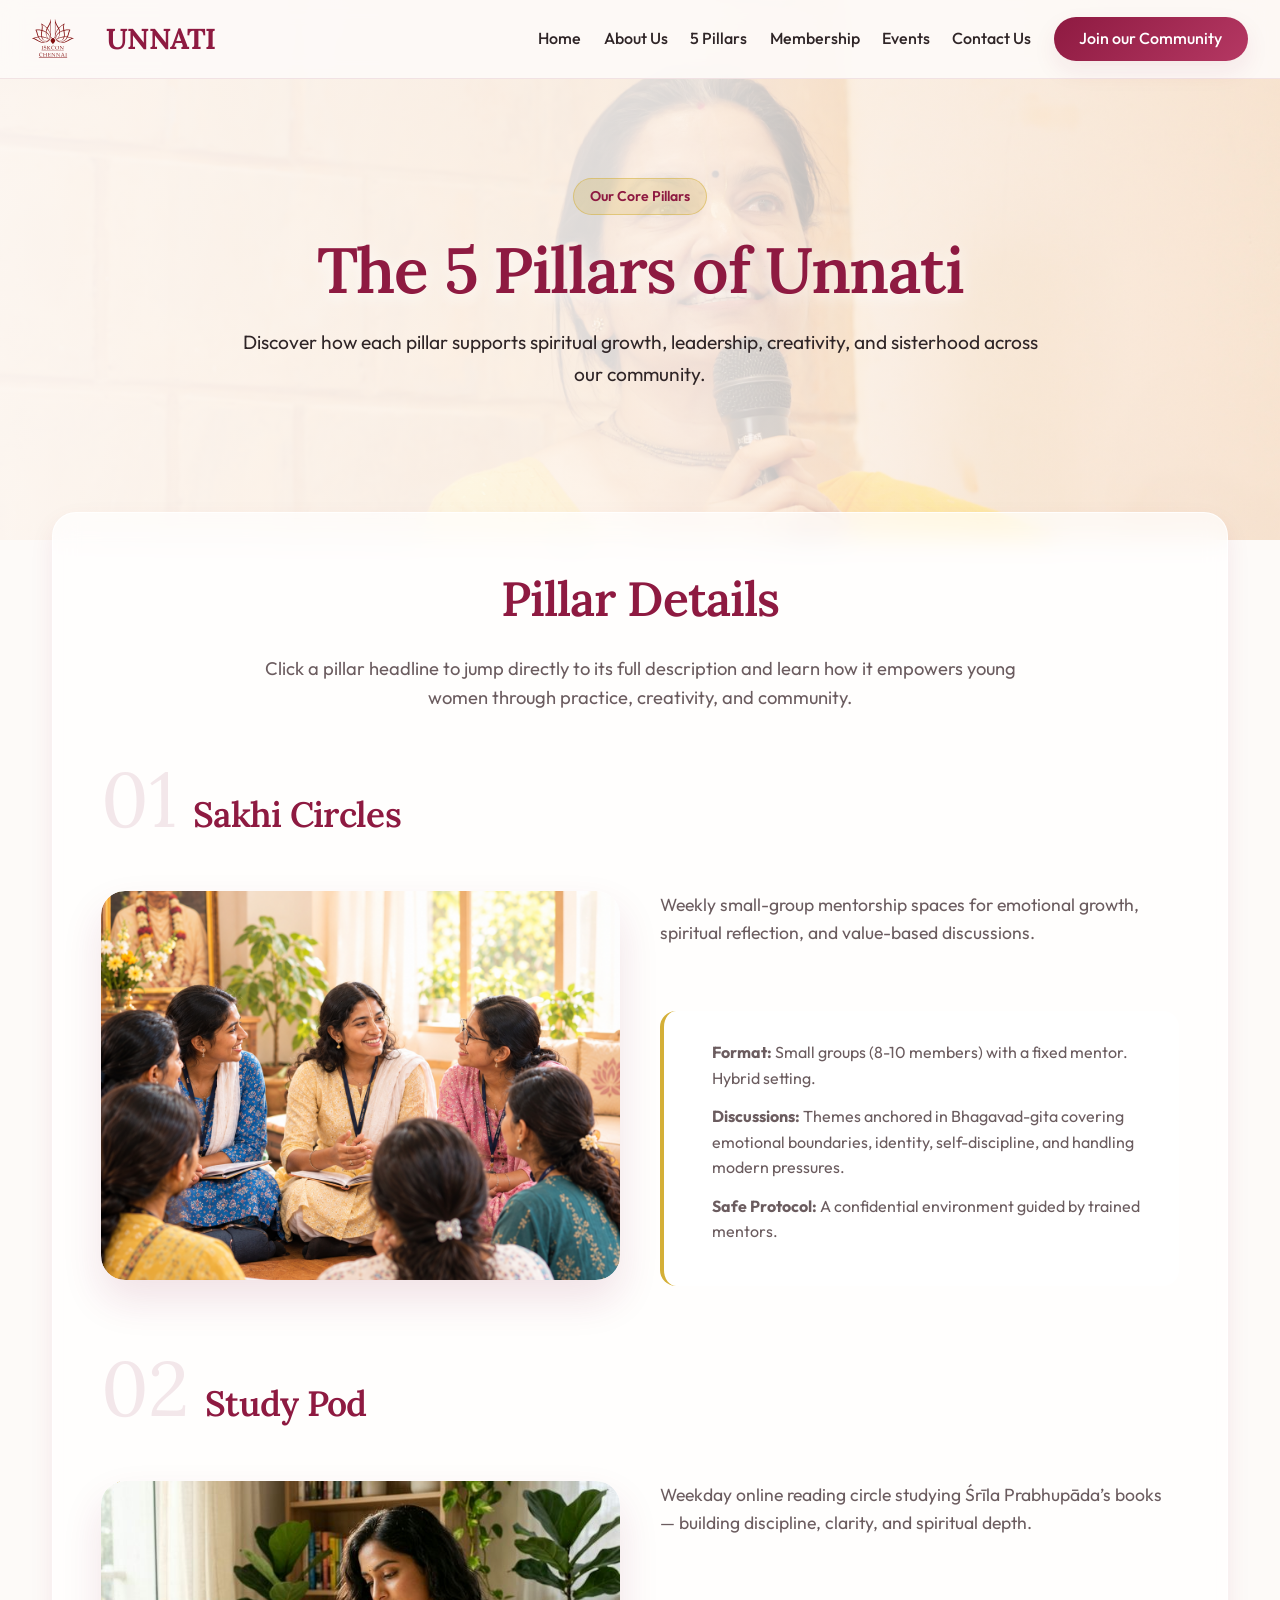
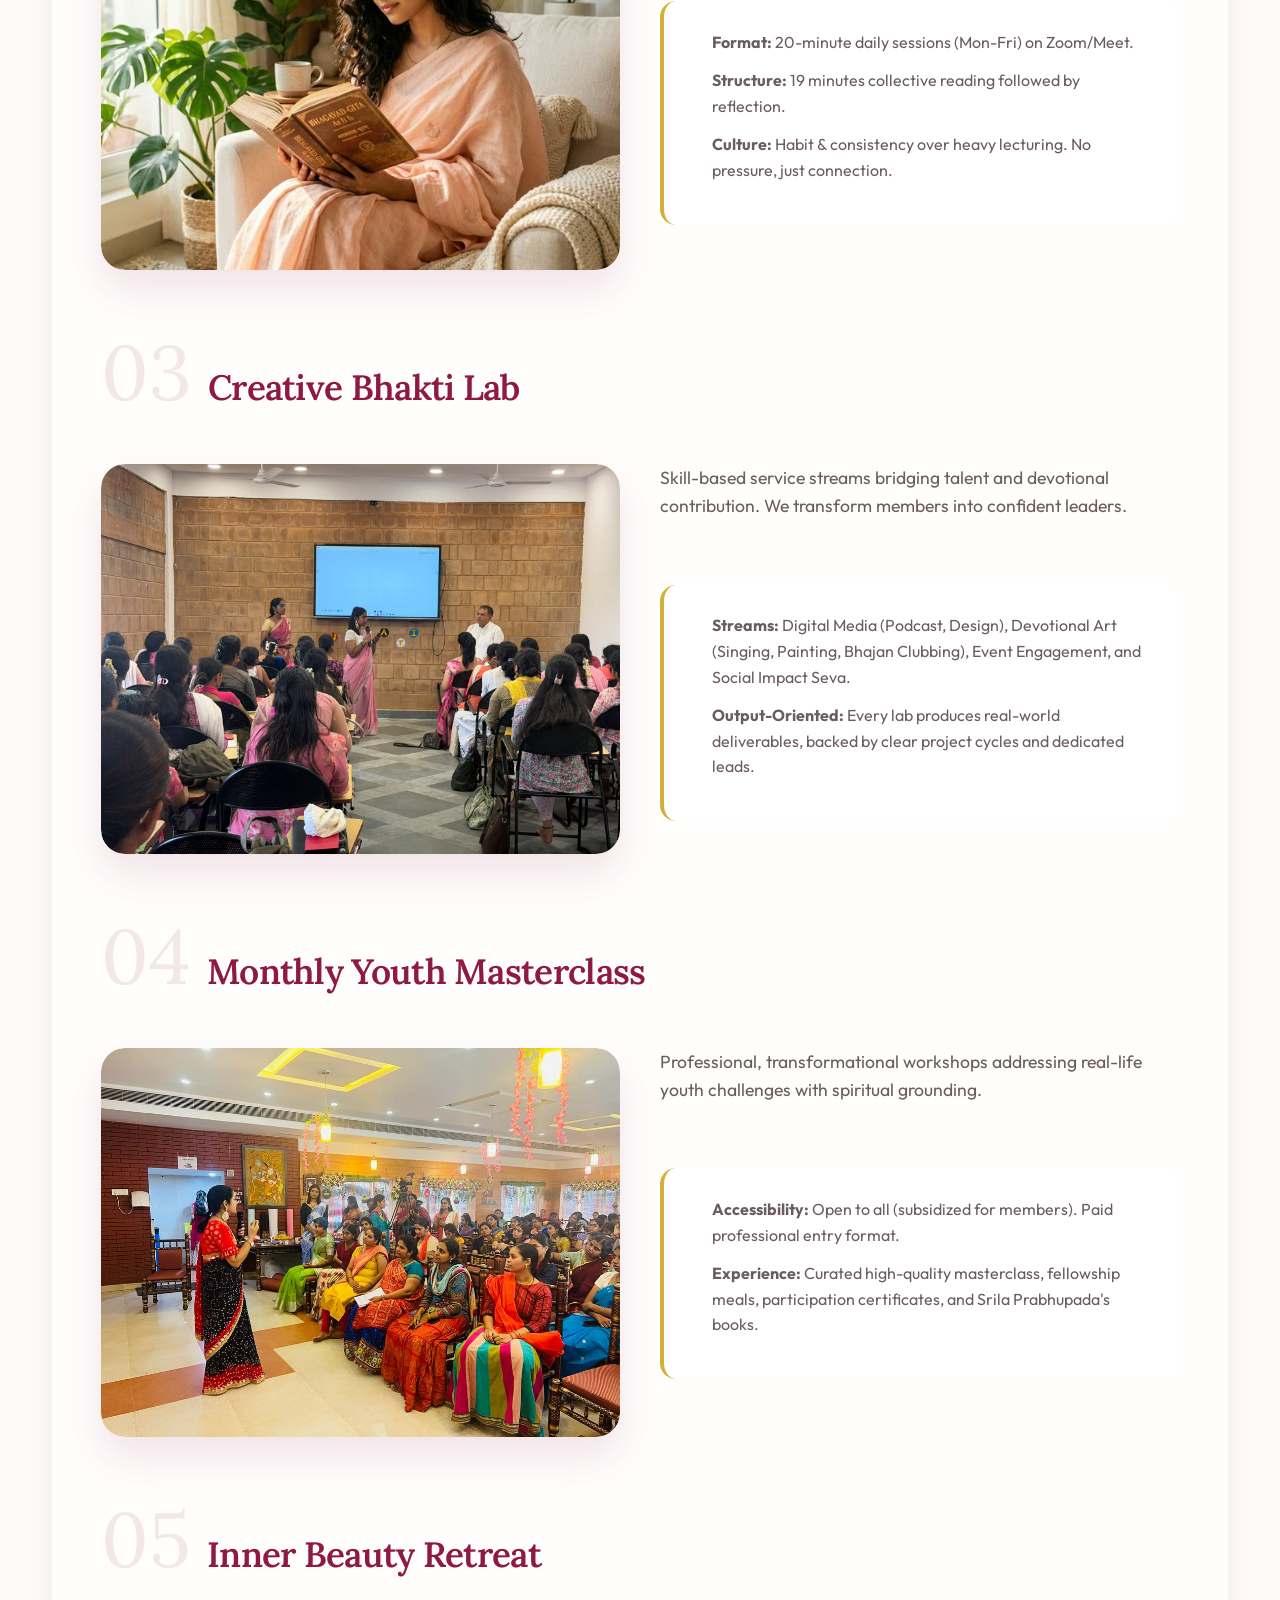
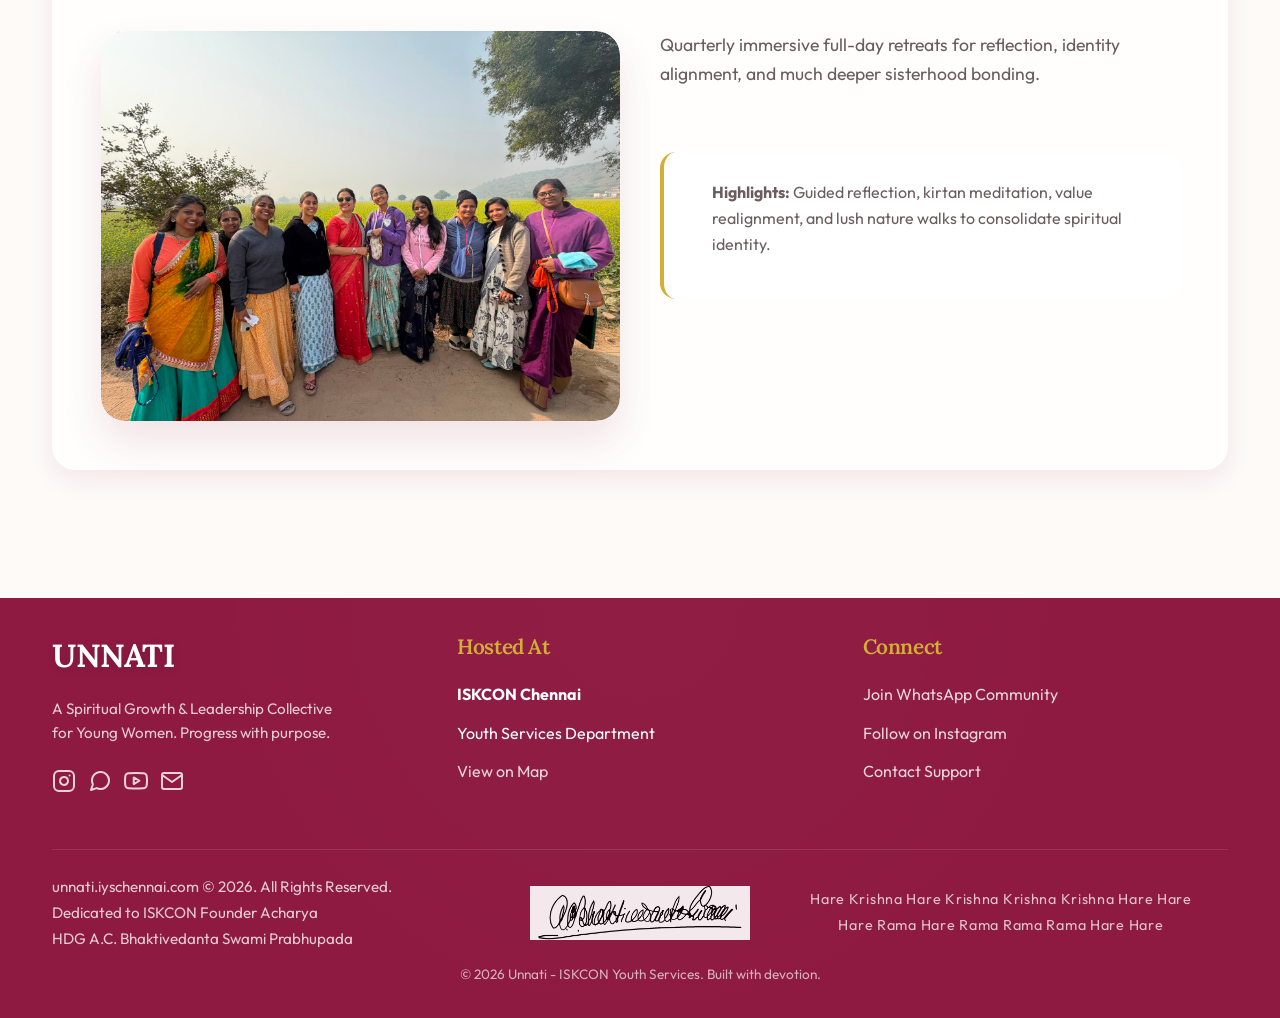
<file: pillars.html>
<!DOCTYPE html>
<html lang="en">
<head>
  <meta charset="UTF-8">
  <meta name="viewport" content="width=device-width, initial-scale=1.0">
  <title>5 Pillars | UNNATI</title>
  <link rel="preconnect" href="https://fonts.googleapis.com">
  <link rel="preconnect" href="https://fonts.gstatic.com" crossorigin>
  <link href="https://fonts.googleapis.com/css2?family=Lora:ital,wght@0,400;0,500;0,600;0,700;1,400&family=Outfit:wght@300;400;500;600;700&display=swap" rel="stylesheet">
  <link rel="stylesheet" href="styles.css">
</head>
<body>
  <script src="partials/header-content.js"></script>
  <script src="partials/footer-content.js"></script>
  <script src="loader.js"></script>
  <div id="site-header"></div>

  <section class="hero" style="min-height: 60vh; padding-top: 100px;">
    <div class="hero-bg">
      <img src="images/pillar/sukirti_madhavi.jpg" alt="Our 5 Pillars">
    </div>
    <div class="hero-overlay"></div>
    <div class="container text-center" style="position: relative; z-index: 1;">
      <div class="hero-content" style="margin: 0 auto; max-width: 800px;">
        <span class="hero-badge">Our Core Pillars</span>
        <h1 class="hero-title" style="font-size: 4rem;">The 5 Pillars of Unnati</h1>
        <p class="hero-subtitle" style="margin-top: 1rem;">Discover how each pillar supports spiritual growth, leadership, creativity, and sisterhood across our community.</p>
      </div>
    </div>
  </section>

  <section class="section" style="padding-top: 2rem; margin-top: -60px;">
    <div class="container">
      <div class="glass-panel animate-fade-up" style="padding: 3rem;">
        <div class="text-center" style="margin-bottom: 3rem;">
          <h2 class="text-serif" style="font-size: 3rem; color: var(--color-primary);">Pillar Details</h2>
          <p style="font-size: 1.15rem; color: var(--color-text-muted); max-width: 760px; margin: 0 auto;">Click a pillar headline to jump directly to its full description and learn how it empowers young women through practice, creativity, and community.</p>
        </div>

        <div class="pillar-detail" id="sakhicircles">
          <div class="pillar-header">
            <span class="pillar-number">01</span>
            <h3 class="pillar-title">Sakhi Circles</h3>
          </div>
          <div class="pillar-detail-grid">
            <div class="pillar-img-wrapper">
              <img src="images/pillar/sakhi_circle_discussion_1774261518444.jpg" alt="Sakhi Circles Mentorship">
            </div>
            <div class="pillar-detail-content">
              <p style="font-size: 1.1rem; color: var(--color-text-muted);">Weekly small-group mentorship spaces for emotional growth, spiritual reflection, and value-based discussions.</p>
              <div class="pillar-details">
                <ul>
                  <li><strong>Format:</strong> Small groups (8-10 members) with a fixed mentor. Hybrid setting.</li>
                  <li><strong>Discussions:</strong> Themes anchored in Bhagavad-gita covering emotional boundaries, identity, self-discipline, and handling modern pressures.</li>
                  <li><strong>Safe Protocol:</strong> A confidential environment guided by trained mentors.</li>
                </ul>
              </div>
            </div>
          </div>
        </div>

        <div class="pillar-detail" id="studypod">
          <div class="pillar-header">
            <span class="pillar-number">02</span>
            <h3 class="pillar-title">Study Pod</h3>
          </div>
          <div class="pillar-detail-grid">
            <div class="pillar-img-wrapper">
              <img src="images/pillar/study_pod_reading_1774261635083.png" alt="Study Pod Daily Reading">
            </div>
            <div class="pillar-detail-content">
              <p style="font-size: 1.1rem; color: var(--color-text-muted);">Weekday online reading circle studying Śrīla Prabhupāda’s books — building discipline, clarity, and spiritual depth.</p>
              <div class="pillar-details">
                <ul>
                  <li><strong>Format:</strong> 20-minute daily sessions (Mon-Fri) on Zoom/Meet.</li>
                  <li><strong>Structure:</strong> 19 minutes collective reading followed by reflection.</li>
                  <li><strong>Culture:</strong> Habit & consistency over heavy lecturing. No pressure, just connection.</li>
                </ul>
              </div>
            </div>
          </div>
        </div>

        <div class="pillar-detail" id="creativebhaktilab">
          <div class="pillar-header">
            <span class="pillar-number">03</span>
            <h3 class="pillar-title">Creative Bhakti Lab</h3>
          </div>
          <div class="pillar-detail-grid">
            <div class="pillar-img-wrapper">
              <img src="images/pillar/creative_bhakti_lab_1774261767963.png" alt="Creative Bhakti Lab Studio">
            </div>
            <div class="pillar-detail-content">
              <p style="font-size: 1.1rem; color: var(--color-text-muted);">Skill-based service streams bridging talent and devotional contribution. We transform members into confident leaders.</p>
              <div class="pillar-details">
                <ul>
                  <li><strong>Streams:</strong> Digital Media (Podcast, Design), Devotional Art (Singing, Painting, Bhajan Clubbing), Event Engagement, and Social Impact Seva.</li>
                  <li><strong>Output-Oriented:</strong> Every lab produces real-world deliverables, backed by clear project cycles and dedicated leads.</li>
                </ul>
              </div>
            </div>
          </div>
        </div>

        <div class="pillar-detail" id="youthmasterclass">
          <div class="pillar-header">
            <span class="pillar-number">04</span>
            <h3 class="pillar-title">Monthly Youth Masterclass</h3>
          </div>
          <div class="pillar-detail-grid">
            <div class="pillar-img-wrapper">
              <img src="images/pillar/youth_masterclass_event_1774261790543.jpg" alt="Masterclass Workshop">
            </div>
            <div class="pillar-detail-content">
              <p style="font-size: 1.1rem; color: var(--color-text-muted);">Professional, transformational workshops addressing real-life youth challenges with spiritual grounding.</p>
              <div class="pillar-details">
                <ul>
                  <li><strong>Accessibility:</strong> Open to all (subsidized for members). Paid professional entry format.</li>
                  <li><strong>Experience:</strong> Curated high-quality masterclass, fellowship meals, participation certificates, and Srila Prabhupada's books.</li>
                </ul>
              </div>
            </div>
          </div>
        </div>

        <div class="pillar-detail" id="innerbeautyretreat">
          <div class="pillar-header">
            <span class="pillar-number">05</span>
            <h3 class="pillar-title">Inner Beauty Retreat</h3>
          </div>
          <div class="pillar-detail-grid">
            <div class="pillar-img-wrapper">
              <img src="images/pillar/inner_beauty_retreat_1774261878146.jpg" alt="Inner Beauty Retreat">
            </div>
            <div class="pillar-detail-content">
              <p style="font-size: 1.1rem; color: var(--color-text-muted);">Quarterly immersive full-day retreats for reflection, identity alignment, and much deeper sisterhood bonding.</p>
              <div class="pillar-details">
                <ul>
                  <li><strong>Highlights:</strong> Guided reflection, kirtan meditation, value realignment, and lush nature walks to consolidate spiritual identity.</li>
                </ul>
              </div>
            </div>
          </div>
        </div>
      </div>
    </div>
  </section>

  <div id="site-footer"></div>

  <script>
    const mobileMenuBtn = document.getElementById('mobileMenuBtn');
    const navLinks = document.querySelector('.nav-links');

    if (mobileMenuBtn && navLinks) {
      mobileMenuBtn.addEventListener('click', () => {
        mobileMenuBtn.classList.toggle('active');
        navLinks.classList.toggle('active');
      });
    }

    const observer = new IntersectionObserver((entries) => {
      entries.forEach(entry => {
        if (entry.isIntersecting) {
          entry.target.classList.add('visible');
        }
      });
    }, { threshold: 0.1 });

    document.querySelectorAll('.animate-fade-up').forEach(el => observer.observe(el));
  </script>
</body>
</html>
</file>
<file: styles.css>
/* 
  UNNATI - Premium Aesthetic CSS 
  Fonts: Outfit (Headings) and Lora (Body/Accents)
*/

:root {
  /* Premium Feminine Spiritual Palette */
  --color-primary: #8e1a41;
  --color-primary-light: #b53863;
  --color-accent: #d4af37;
  --color-accent-light: #f7e192;
  --color-primary-dark: #5e1231;
  --color-bg: #fdfaf8;
  --color-bg-light: #fff5f2;
  --color-surface: #ffffff;
  --color-text: #2f2527;
  --color-text-muted: #6b5c5f;
  --color-gray-800: #3d2d33;
  
  --font-sans: "Outfit", sans-serif;
  --font-serif: "Lora", serif;
  
  --radius-sm: 8px;
  --radius-md: 16px;
  --radius-lg: 24px;
  --radius-pill: 50px;
  
  --shadow-sm: 0 4px 6px rgba(142, 26, 65, 0.05);
  --shadow-md: 0 10px 25px rgba(142, 26, 65, 0.08);
  --shadow-lg: 0 20px 40px rgba(142, 26, 65, 0.12);
  --shadow-glow: 0 0 20px rgba(212, 175, 55, 0.3);
  
  --space-sm: 1rem;
  --space-md: 1.5rem;
  --space-lg: 2.5rem;
  --space-xl: 4rem;
  
  --transition: all 0.3s cubic-bezier(0.25, 0.8, 0.25, 1);
}

*, *::before, *::after {
  margin: 0;
  padding: 0;
  box-sizing: border-box;
}

html {
  scroll-behavior: smooth;
  scroll-padding-top: 110px;
  width: 100%;
}

body {
  font-family: var(--font-sans);
  background-color: var(--color-bg);
  color: var(--color-text);
  line-height: 1.6;
  overflow-x: hidden;
  -webkit-font-smoothing: antialiased;
  font-size: 16px;
  width: 100%;
  max-width: 100%;
  margin: 0;
  padding: 0;
}

[id] {
  scroll-margin-top: 110px;
}

/* Scroll Offset for anchors */
section[id]::before,
header[id]::before {
  content: "";
  display: block;
  height: 110px;
  margin-top: -110px;
  visibility: hidden;
}

#membership::before,
#contact::before {
  content: none !important;
  display: none !important;
  height: 0 !important;
  margin: 0 !important;
}

a {
  text-decoration: none;
  color: inherit;
  transition: var(--transition);
}

img {
  max-width: 100%;
  height: auto;
  display: block;
}

ul {
  list-style: none;
}

/* Typography */
h1, h2, h3, h4 {
  font-weight: 600;
  letter-spacing: -0.02em;
  color: var(--color-text);
}

h1 {
  font-size: clamp(2.2rem, 5vw, 3.5rem);
  line-height: 1.15;
  font-family: var(--font-serif);
}

h2 {
  font-size: clamp(1.7rem, 3.5vw, 2.5rem);
  margin-bottom: 1rem;
}

h3 {
  font-size: clamp(1.2rem, 2.5vw, 1.5rem);
  margin-bottom: 0.5rem;
}

p {
  margin-bottom: 1rem;
}

.text-center { text-align: center; }
.text-serif { font-family: var(--font-serif); }

/* Layout & Containers */
.container {
  width: 100%;
  max-width: 1240px;
  margin: 0 auto;
  padding: 0 clamp(1rem, 3vw, 2rem);
}

.section {
  padding: clamp(2.5rem, 5vw, 4.5rem) 0;
  position: relative;
}

.section-bg-muted {
  background-color: #faf3f1;
}

/* ======================================================
   NAVBAR
   ====================================================== */
.navbar {
  position: fixed;
  top: 0;
  left: 0;
  right: 0;
  width: 100%;
  padding: 1rem 0;
  z-index: 100;
  transition: var(--transition);
  background: rgba(253, 250, 248, 0.92);
  backdrop-filter: blur(10px);
  border-bottom: 1px solid rgba(142, 26, 65, 0.1);
}

.navbar .container {
  display: flex;
  justify-content: space-between;
  align-items: center;
  max-width: 1450px;
  width: 100%;
}

.nav-logo-wrapper {
  display: flex;
  align-items: center;
  gap: 0.8rem;
}

.nav-logo-img {
  height: 40px;
}

.logo {
  font-family: var(--font-serif);
  font-size: clamp(1.4rem, 2.5vw, 1.8rem);
  font-weight: 700;
  color: var(--color-primary);
  letter-spacing: -0.5px;
}

.nav-links {
  display: flex;
  align-items: center;
  gap: 1.4rem;
}

.nav-links a {
  font-weight: 500;
  font-size: 1rem;
  color: var(--color-text);
}

.nav-links a:hover, .nav-links a.active {
  color: var(--color-primary);
}

.mobile-menu-btn {
  display: none;
  background: none;
  border: none;
  cursor: pointer;
  padding: 4px;
}

.mobile-menu-btn span {
  display: block;
  width: 25px;
  height: 3px;
  background-color: var(--color-primary);
  margin: 5px 0;
  transition: 0.3s;
}

/* Glassmorphism Utilities */
.glass-panel {
  background: rgba(255, 255, 255, 0.7);
  backdrop-filter: blur(12px);
  -webkit-backdrop-filter: blur(12px);
  border: 1px solid rgba(255, 255, 255, 0.8);
  border-radius: var(--radius-lg);
  box-shadow: var(--shadow-md);
}

.glass-dark {
  background: rgba(142, 26, 65, 0.85);
  backdrop-filter: blur(10px);
}

/* ======================================================
   ABOUT US, VISION, & INSPIRATION PANELS
   ====================================================== */
.about-image-card {
  border-radius: var(--radius-lg);
  overflow: hidden;
  box-shadow: var(--shadow-lg);
  background: #f8efe8;
  width: 100%;
  max-width: 420px;
  margin: 2rem auto 0;
  border: 1px solid rgba(255, 255, 255, 0.6);
}

.about-image-card img {
  display: block;
  width: 100%;
  height: 420px;
  object-fit: cover;
  object-position: center;
}

.inspiration-panel,
.about-panel,
.vision-panel {
  position: relative;
  background: #f8efe8; 
  border: 1px solid rgba(142, 26, 65, 0.08);
  border-radius: clamp(1.2rem, 3vw, 2rem);
  box-shadow: 0 10px 30px rgba(135, 91, 65, 0.06);
  margin: 0 auto 4rem;
  width: 100%;
  max-width: 1200px;
  min-width: 0;
  overflow: hidden;
}

.inspiration-panel {
  padding: clamp(1.2rem, 3vw, 2.2rem);
}

.about-panel,
.vision-panel {
  padding: clamp(1.5rem, 4vw, 3rem);
}

.about-panel h2,
.vision-panel h2 {
  color: var(--color-primary);
  font-size: clamp(1.8rem, 3vw, 2.8rem);
  margin-bottom: 1.5rem;
  text-align: center;
}

.about-panel p,
.vision-panel p {
  font-size: clamp(0.98rem, 1.5vw, 1.15rem);
  color: var(--color-text-muted);
  line-height: 1.7;
}

.about-panel p + p {
  margin-top: 1.2rem;
}

.vision-list {
  display: flex;
  flex-direction: column;
  gap: 1.35rem;
}

.value-card {
  background: rgba(255, 255, 255, 0.9);
  border-radius: 1.2rem;
  padding: clamp(1.2rem, 2.5vw, 2rem);
  box-shadow: 0 8px 18px rgba(142, 26, 65, 0.06);
  display: flex;
  gap: 1.5rem;
  align-items: flex-start;
  border-left: 4px solid var(--color-accent);
}

.value-card-rose {
  border-left-color: var(--color-primary);
}

.value-icon {
  flex-shrink: 0;
  width: 54px;
  height: 54px;
  border-radius: 50%;
  display: flex;
  align-items: center;
  justify-content: center;
  font-size: 1.8rem;
  background: rgba(212, 175, 55, 0.1);
}

.value-card-rose .value-icon {
  background: rgba(142, 26, 65, 0.08);
}

.value-card h3 {
  color: var(--color-primary);
  margin: 0 0 0.5rem;
  font-size: clamp(1.3rem, 2vw, 1.8rem);
  line-height: 1.2;
}

.value-card p {
  margin: 0;
  font-size: 1rem;
  line-height: 1.7;
}

.inspiration-panel::before,
.inspiration-panel::after {
  content: "";
  position: absolute;
  width: 17rem;
  height: 17rem;
  border: 1px solid rgba(142, 26, 65, 0.08);
  border-radius: 50%;
  top: -7rem;
  pointer-events: none;
}

.inspiration-panel::before { left: -7.5rem; }
.inspiration-panel::after { right: -7.5rem; }

.inspiration-heading {
  position: relative;
  z-index: 1;
  text-align: center;
  margin: 0.4rem auto 1.5rem;
  font-size: clamp(0.85rem, 1.5vw, 1.05rem);
  letter-spacing: 0.18rem;
  text-transform: uppercase;
  color: var(--color-primary);
  font-weight: 600;
  display: flex;
  align-items: center;
  justify-content: center;
  gap: 1rem;
  font-family: var(--font-sans);
}

.inspiration-heading::before,
.inspiration-heading::after {
  content: "";
  display: block;
  width: clamp(40px, 10vw, 150px);
  height: 1px;
  background: linear-gradient(90deg, transparent, rgba(142, 26, 65, 0.7), transparent);
}

.inspiration-layout {
  display: grid;
  grid-template-columns: 1.16fr 1.52fr;
  gap: 2rem;
  align-items: center;
  margin-bottom: 2rem;
}

/* Portrait Card: Maintains a centered 3:4 aspect-ratio to prevent extreme crop */
.portrait-card {
  position: relative;
  background: linear-gradient(180deg, rgba(145, 90, 57, 0.26), rgba(87, 30, 41, 0.9));
  border-radius: 2rem;
  overflow: hidden;
  min-height: 440px;
  box-shadow: 0 15px 35px rgba(94, 41, 31, 0.18);
  border: 1px solid rgba(255,255,255,0.2);
}

.portrait-card::before {
  content: "";
  position: absolute;
  inset: 0;
  background: linear-gradient(180deg, rgba(122, 72, 40, 0.08), rgba(62, 19, 29, 0.65));
  z-index: 1;
}

.portrait-card img {
  position: absolute;
  inset: 0;
  width: 100%;
  height: 100%;
  object-fit: cover;
  object-position: center top;
  filter: saturate(0.75) contrast(1.08) brightness(0.9);
}

.portrait-card::after {
  content: "";
  position: absolute;
  width: 130%;
  height: 120px;
  left: -15%;
  bottom: -40px;
  background: rgba(104, 24, 48, 0.92);
  border-radius: 50% 50% 0 0 / 100% 100% 0 0;
  z-index: 0;
}

.portrait-quote {
  position: absolute;
  left: 1.5rem;
  right: 1.2rem;
  bottom: 1.4rem;
  z-index: 2;
  color: #f5e9ea;
}

.quote-mark {
  display: inline-block;
  font-size: 2.3rem;
  line-height: 1;
  font-family: var(--font-serif);
  margin-bottom: 0.25rem;
  opacity: 0.9;
}

.portrait-quote p {
  margin: 0 0 0.3rem;
  font-family: var(--font-serif);
  font-size: clamp(1.1rem, 2vw, 1.38rem);
  line-height: 1.35;
  color: #f5e9ea;
  letter-spacing: -0.02em;
}

.portrait-quote small {
  color: rgba(255,255,255,0.88);
  font-size: 0.78rem;
  letter-spacing: 0.06rem;
}

.inspiration-copy {
  padding: 0 0.5rem;
  text-align: center;
}

.inspiration-copy h2 {
  margin: 0 0 0.25rem;
  font-size: clamp(2rem, 3.2vw, 3.5rem);
  line-height: 1.15;
  color: var(--color-primary);
  text-align: center;
  font-family: var(--font-serif);
}

.inspiration-subtitle {
  margin: 0.1rem auto 0.7rem;
  text-align: center;
  font-size: clamp(1.15rem, 2vw, 1.5rem);
  font-style: italic;
  color: var(--color-primary);
  font-family: var(--font-serif);
}

.ornament-divider {
  position: relative;
  margin: 0.2rem auto 1.5rem;
  width: 70%;
  text-align: center;
  color: var(--color-accent);
  font-size: 1.15rem;
}

.ornament-divider::before,
.ornament-divider::after {
  content: "";
  position: absolute;
  top: 50%;
  width: 38%;
  height: 1px;
  background: rgba(142, 26, 65, 0.28);
}

.ornament-divider::before { left: 0; }
.ornament-divider::after { right: 0; }

.inspiration-copy p {
  max-width: 720px;
  margin: 0 auto;
  font-size: clamp(0.95rem, 1.5vw, 1.12rem);
  line-height: 1.7;
  color: var(--color-text-muted);
  text-align: center;
}

.timeline-grid {
  display: grid;
  grid-template-columns: repeat(5, 1fr);
  gap: 1rem;
  margin-top: 1rem;
  width: 100%;
}

.milestone-card {
  background: rgba(255,255,255,0.72);
  border: 1px solid rgba(142, 26, 65, 0.1);
  border-radius: 1.35rem;
  padding: 1.1rem 0.8rem 1rem;
  box-shadow: 0 10px 18px rgba(142, 26, 65, 0.04);
  text-align: center;
  min-height: 200px;
  display: flex;
  flex-direction: column;
  align-items: center;
  justify-content: flex-start;
}

.milestone-icon {
  width: 46px;
  height: 46px;
  border-radius: 50%;
  background: rgba(142, 26, 65, 0.06);
  border: 1px solid rgba(142, 26, 65, 0.18);
  color: var(--color-primary);
  display: flex;
  align-items: center;
  justify-content: center;
  margin: 0 auto 0.7rem;
}

.milestone-icon svg {
  width: 22px;
  height: 22px;
  stroke-width: 1.7;
}

.milestone-year {
  font-size: 1.85rem;
  line-height: 1;
  font-family: var(--font-serif);
  font-weight: 700;
  color: var(--color-primary);
  margin-bottom: 0.45rem;
}

.milestone-card h3 {
  margin: 0 0 0.45rem;
  font-size: 1rem;
  font-weight: 600;
  color: var(--color-primary);
  line-height: 1.25;
}

.milestone-card p {
  margin: 0;
  font-size: 0.85rem;
  line-height: 1.55;
  color: var(--color-text-muted);
}

/* Page Headers & Events */
.card {
  background: white;
  border-radius: var(--radius-lg);
  box-shadow: var(--shadow-sm);
  overflow: hidden;
  transition: var(--transition);
}

.card:hover {
  transform: translateY(-4px);
  box-shadow: var(--shadow-md);
}

.story-tag {
  display: inline-flex;
  padding: 0.4rem 0.8rem;
  border-radius: 999px;
  font-size: 0.8rem;
  font-weight: 600;
  color: var(--color-primary-dark);
}

.page-header {
  background: linear-gradient(135deg, #880e4f, #e91e63, #ff8f00);
  padding: clamp(3.5rem, 8vw, 5rem) 0 clamp(2.5rem, 6vw, 4rem);
  color: white;
  text-align: center;
  position: relative;
  overflow: hidden;
}

.page-header::before {
  content: "";
  position: absolute;
  inset: 0;
  background: url("images/events/event_home.jpg") center/cover no-repeat;
  opacity: 0.14;
  z-index: 0;
}

.page-header .container {
  position: relative;
  z-index: 1;
}

.page-header h1 {
  font-size: clamp(2rem, 5vw, 3.5rem);
  margin-bottom: 1rem;
  color: #fff;
}

.page-header p {
  font-size: clamp(0.95rem, 2.5vw, 1.15rem);
  max-width: 680px;
  margin: 0 auto;
  color: rgba(255,255,255,0.9);
}

.section-nav {
  display: flex;
  justify-content: center;
  gap: 0.8rem;
  flex-wrap: wrap;
  margin: 1.5rem auto 2.5rem;
  position: relative;
  z-index: 6;
}

.section-nav a {
  background: white;
  color: var(--color-primary);
  border-radius: var(--radius-pill);
  padding: 0.6rem 1.4rem;
  font-weight: 600;
  font-size: 0.95rem;
  text-align: center;
  box-shadow: var(--shadow-sm);
  transition: var(--transition);
}

.section-nav a:hover {
  transform: translateY(-2px);
  box-shadow: var(--shadow-md);
}

.section-title {
  max-width: 700px;
  margin-bottom: 2rem;
}

.section-title span {
  display: inline-block;
  margin-bottom: 0.8rem;
  color: var(--color-primary);
  font-weight: 700;
  text-transform: uppercase;
  letter-spacing: 0.15em;
  font-size: 0.8rem;
}

.section-title h2 {
  font-size: clamp(1.8rem, 3vw, 2.2rem);
  margin-bottom: 0.8rem;
}

.section-title p {
  color: var(--color-text-muted);
  font-size: 1rem;
  line-height: 1.75;
}

.card-body { 
  padding: clamp(1rem, 2.5vw, 1.5rem); 
}

.card-meta {
  font-size: 0.95rem;
  color: var(--color-text-muted);
  margin: 1rem 0 1.4rem;
  background: var(--color-bg-light);
  padding: 0.9rem 1.1rem;
  border-radius: var(--radius-md);
}

/* ======================================================
   BUTTONS & HERO (RESPONSIVE HEIGHT CLAMP)
   ====================================================== */
.btn {
  display: inline-flex;
  align-items: center;
  justify-content: center;
  padding: 0.8rem 1.8rem;
  border-radius: var(--radius-pill);
  font-weight: 500;
  font-size: 1rem;
  cursor: pointer;
  transition: var(--transition);
  border: none;
  font-family: var(--font-sans);
  text-align: center;
}

.btn-primary {
  background: linear-gradient(135deg, var(--color-primary), var(--color-primary-light));
  color: white;
  box-shadow: var(--shadow-md);
}

.btn-primary:hover {
  transform: translateY(-2px);
  box-shadow: var(--shadow-lg);
  color: white;
}

.btn-accent {
  background-color: var(--color-accent);
  color: #fff;
  font-weight: 600;
}

.btn-accent:hover {
  background-color: #c49f2b;
  transform: translateY(-2px);
}

.btn-outline {
  background: transparent;
  border: 2px solid var(--color-primary);
  color: var(--color-primary);
}

.btn-outline:hover {
  background: var(--color-primary);
  color: white;
}

.hero {
  position: relative;
  min-height: clamp(600px, 85vh, 780px);
  display: flex;
  align-items: center;
  padding-top: 90px;
  padding-bottom: 2.5rem;
  overflow: hidden;
  width: 100%;
}

@media (orientation: portrait) and (min-width: 769px) {
  .hero {
    min-height: auto !important;
    padding-top: 120px !important;
    padding-bottom: 3.5rem !important;
  }
}

.hero-bg {
  position: absolute;
  top: 0;
  left: 0;
  width: 100%;
  height: 100%;
  z-index: -2;
}

.hero-bg img,
.hero-bg video {
  width: 100%;
  height: 100%;
  object-fit: cover;
  object-position: center 20%;
}

.hero-overlay {
  position: absolute;
  top: 0;
  left: 0;
  width: 100%;
  height: 100%;
  background: linear-gradient(to right, rgba(253,250,248, 0.95) 0%, rgba(253,250,248, 0.85) 55%, rgba(253,250,248, 0.35) 100%);
  z-index: -1;
}

.hero-content {
  max-width: 680px;
  animation: fadeUp 1s cubic-bezier(0.2, 0.8, 0.2, 1) forwards;
}

.hero-badge {
  display: inline-block;
  padding: 0.4rem 1rem;
  background: rgba(212, 175, 55, 0.2);
  color: var(--color-primary);
  border-radius: var(--radius-pill);
  font-weight: 600;
  font-size: 0.88rem;
  margin-bottom: 1.2rem;
  border: 1px solid rgba(212, 175, 55, 0.5);
}

.hero-title {
  font-size: clamp(2.3rem, 5.5vw, 4.5rem);
  color: var(--color-primary);
  margin-bottom: 1.2rem;
  text-shadow: 0 4px 15px rgba(255,255,255,0.8);
}

.hero-title span {
  color: var(--color-text);
  font-family: var(--font-sans);
  font-weight: 300;
  font-size: clamp(1.25rem, 3.2vw, 2.3rem);
  display: block;
  margin-bottom: 0.4rem;
}

.hero-subtitle {
  font-size: clamp(0.98rem, 2vw, 1.2rem);
  color: var(--color-text);
  margin-bottom: 2rem;
  font-weight: 400;
  line-height: 1.65;
}

.hero-buttons {
  display: flex;
  gap: 1rem;
  flex-wrap: wrap;
  width: 100%;
}

/* ======================================================
   MISSION SECTION
   ====================================================== */
.mission-card {
  padding: clamp(1.5rem, 4vw, 3rem);
  margin-top: 2rem;
  z-index: 10;
  position: relative;
  text-align: center;
  box-shadow: 0 18px 50px rgba(34, 28, 27, 0.08);
  border-radius: var(--radius-lg);
  background: rgba(255, 255, 255, 0.96);
  border: 1px solid rgba(142, 26, 65, 0.08);
}

.mission-grid {
  display: grid;
  grid-template-columns: repeat(4, 1fr);
  gap: 1.5rem;
  margin-top: 2.5rem;
}

.mission-item {
  display: flex;
  flex-direction: column;
  align-items: center;
  transition: var(--transition);
}

.mission-item:hover {
  transform: translateY(-4px);
}

.mission-icon {
  width: 58px;
  height: 58px;
  border-radius: 50%;
  background: rgba(142, 26, 65, 0.08);
  display: flex;
  align-items: center;
  justify-content: center;
  font-size: 1.7rem;
  color: var(--color-primary);
  margin-bottom: 0.8rem;
}

/* ======================================================
   PILLARS: CARDS, DETAIL GRIDS, & SLIDER
   ====================================================== */
.pillars-grid {
  display: grid;
  grid-template-columns: repeat(auto-fit, minmax(260px, 1fr));
  gap: 2rem;
  margin-top: 3.5rem;
}

.pillar-card {
  display: flex;
  flex-direction: column;
  gap: 1.5rem;
  background: rgba(255,255,255,0.92);
  border-radius: var(--radius-lg);
  overflow: hidden;
  box-shadow: var(--shadow-lg);
  text-decoration: none;
  color: inherit;
  transition: transform 0.25s ease, box-shadow 0.25s ease;
}

.pillar-card:hover {
  transform: translateY(-5px);
  box-shadow: 0 24px 60px rgba(0,0,0,0.12);
}

.pillar-card .pillar-img-wrapper,
.pillar-card-link .pillar-img-wrapper {
  width: 100%;
  overflow: hidden;
  aspect-ratio: 4 / 3;
  border-radius: var(--radius-lg);
}

.pillar-card .pillar-img-wrapper img,
.pillar-card-link .pillar-img-wrapper img {
  width: 100%;
  height: 100%;
  display: block;
  object-fit: cover;
  transition: transform 0.35s ease;
}

.pillar-card:hover .pillar-img-wrapper img,
.pillar-card-link:hover .pillar-img-wrapper img {
  transform: scale(1.03);
}

.pillar-card .pillar-content {
  padding: 1.8rem;
}

.pillar-card .pillar-number {
  font-size: 3rem;
  margin-bottom: 0.5rem;
}

.pillar-card .pillar-title {
  font-size: 1.65rem;
  margin: 0;
}

.pillar-detail {
  margin-bottom: 4rem;
}

.pillar-detail:last-child {
  margin-bottom: 0;
}

.pillar-header {
  display: flex;
  align-items: baseline;
  gap: 1rem;
  margin-bottom: 2rem;
}

.pillar-detail-grid {
  display: grid;
  grid-template-columns: 1fr 1fr;
  gap: 2.5rem;
  align-items: start;
}

.pillar-detail-grid .pillar-img-wrapper {
  border-radius: var(--radius-lg);
  overflow: hidden;
  box-shadow: var(--shadow-lg);
}

.pillar-detail-grid .pillar-img-wrapper img {
  width: 100%;
  height: 100%;
  object-fit: cover;
  aspect-ratio: 4 / 3;
}

.pillar-detail-content {
  display: flex;
  flex-direction: column;
  gap: 1.5rem;
}

.pillar-detail .pillar-details {
  background: rgba(255,255,255,0.9);
  padding: 1.8rem;
  border-radius: var(--radius-md);
  border-left: 4px solid var(--color-accent);
}

.pillar-detail .pillar-details ul {
  margin: 0;
  padding-left: 1.2rem;
  color: var(--color-text-muted);
}

.pillar-detail .pillar-details li {
  margin-bottom: 0.8rem;
}

.pillar-row {
  display: flex;
  align-items: center;
  gap: 3.5rem;
  margin-bottom: 4rem;
}

.pillar-row:nth-child(even) {
  flex-direction: row-reverse;
}

.pillar-img-wrapper {
  flex: 1;
  position: relative;
}

.pillar-img-wrapper img {
  border-radius: var(--radius-lg);
  box-shadow: var(--shadow-lg);
  aspect-ratio: 4/3;
  object-fit: cover;
  transition: transform 0.5s ease;
}

.pillar-row:hover .pillar-img-wrapper img {
  transform: scale(1.03);
}

.pillar-img-wrapper::after {
  content: "";
  position: absolute;
  top: -15px;
  right: -15px;
  width: 100%;
  height: 100%;
  border: 2px solid var(--color-accent);
  border-radius: var(--radius-lg);
  z-index: -1;
  transition: var(--transition);
}

.pillar-row:nth-child(even) .pillar-img-wrapper::after {
  right: auto;
  left: -15px;
}

.pillar-content {
  flex: 1;
}

.pillar-number {
  font-size: clamp(3.5rem, 6vw, 5rem);
  font-family: var(--font-serif);
  color: rgba(142, 26, 65, 0.1);
  line-height: 1;
  margin-bottom: -0.8rem;
}

.pillar-title {
  color: var(--color-primary);
  font-size: clamp(1.8rem, 3vw, 2.2rem);
  margin-bottom: 1rem;
  font-family: var(--font-serif);
}

.pillar-details {
  background: rgba(255,255,255,0.6);
  padding: 1.5rem;
  border-radius: var(--radius-md);
  margin-top: 1.5rem;
  border-left: 4px solid var(--color-accent);
}

.pillars-slider-wrapper {
  position: relative;
  width: 100%;
  max-width: 720px;
  margin: 1.5rem auto 0;
  overflow: hidden;
  padding: 0.5rem 0;
}

.pillars-slider-track {
  display: flex;
  transition: transform 0.6s cubic-bezier(0.25, 1, 0.5, 1);
  width: 100%;
}

.pillar-slide {
  flex: 0 0 100%;
  max-width: 100%;
  width: 100%;
  box-sizing: border-box;
  padding: 0 0.5rem;
}

.pillar-card-link {
  display: block;
  width: 100%;
  text-decoration: none;
  color: inherit;
  border-radius: var(--radius-lg);
  box-shadow: var(--shadow-md);
  overflow: hidden;
  background: #ffffff;
  transition: transform 0.25s ease;
}

.pillar-card-link:hover {
  transform: translateY(-4px);
}

.pillar-card-link .pillar-img-wrapper {
  border-radius: var(--radius-lg) var(--radius-lg) 0 0;
  overflow: hidden;
  aspect-ratio: 4 / 3;
  min-height: 200px;
}

.pillar-card-link .pillar-img-wrapper img {
  width: 100%;
  height: 100%;
  display: block;
  object-fit: cover;
}

.pillar-card-link .pillar-content {
  background: rgba(255,255,255,0.98);
  padding: 1.2rem;
  border-radius: 0 0 var(--radius-lg) var(--radius-lg);
}

.pillar-card-link .pillar-number {
  font-size: 1.85rem;
  font-family: var(--font-serif);
  color: rgba(142, 26, 65, 0.2);
  margin-bottom: 0.25rem;
  line-height: 1;
}

.pillar-card-link .pillar-title {
  font-size: 1.4rem;
  margin: 0;
  color: var(--color-primary);
  font-family: var(--font-serif);
}

.pillar-slide .pillar-row {
  margin-bottom: 0 !important; 
}

.pillar-slide:nth-child(even) .pillar-row {
  flex-direction: row-reverse;
}

.pillar-slide:nth-child(even) .pillar-img-wrapper::after {
  right: auto;
  left: -20px;
}

.pillars-slider-btn {
  position: absolute;
  top: 50%;
  transform: translateY(-50%);
  width: 44px;
  height: 44px;
  border-radius: 50%;
  background: white;
  border: 1px solid rgba(0, 0, 0, 0.1);
  color: var(--color-primary);
  font-size: 1.6rem;
  display: flex;
  align-items: center;
  justify-content: center;
  cursor: pointer;
  z-index: 10;
  box-shadow: var(--shadow-md);
  transition: all 0.3s ease;
  padding-bottom: 2px;
}

.pillars-slider-btn:hover {
  background: var(--color-primary);
  color: white;
  transform: translateY(-50%) scale(1.08);
}

.pillars-slider-btn.prev { left: 8px; }
.pillars-slider-btn.next { right: 8px; }

.pillars-slider-dots {
  display: flex;
  justify-content: center;
  gap: 0.8rem;
  margin-top: 1.5rem;
}

.pillars-slider-dot {
  width: 11px;
  height: 11px;
  border-radius: 50%;
  background: rgba(0, 0, 0, 0.15);
  cursor: pointer;
  transition: all 0.3s ease;
}

.pillars-slider-dot.active {
  background: var(--color-primary);
  transform: scale(1.2);
}

/* ======================================================
   EVENTS HIGHLIGHT
   ====================================================== */
.events-highlight {
  background: linear-gradient(135deg, var(--color-primary), var(--color-primary-light));
  border-radius: var(--radius-lg);
  padding: clamp(1.5rem, 3.5vw, 2.5rem);
  color: white;
  position: relative;
  overflow: hidden;
  box-shadow: var(--shadow-lg);
  display: grid;
  grid-template-columns: minmax(0, 1.7fr) 340px;
  gap: 2rem;
  align-items: stretch;
}

.feature-card {
  position: relative;
  border-radius: 20px;
  overflow: hidden;
  padding: clamp(1.5rem, 3.5vw, 2.5rem);
  min-height: 480px;
  background: transparent;
  box-shadow: 0 30px 80px rgba(0,0,0,0.25);
  display: flex;
  flex-direction: column;
}

.feature-bg-video {
  position: absolute;
  inset: 0;
  width: 100%;
  height: 100%;
  object-fit: cover;
  z-index: 0;
}

.feature-inner {
  position: relative;
  z-index: 2;
  display: flex;
  height: 100%;
}

.feature-left {
  flex: 1;
  color: white;
  display: flex;
  flex-direction: column;
}

.feature-left .feature-cta {
  margin-top: auto;
  display: flex;
  gap: 1rem;
}

.video-unmute {
  position: absolute;
  bottom: 16px;
  right: 16px;
  z-index: 4;
  width: 42px;
  height: 42px;
  display: inline-flex;
  align-items: center;
  justify-content: center;
  border-radius: 999px;
  border: none;
  background: #ffffff;
  color: var(--color-primary);
  cursor: pointer;
  box-shadow: 0 6px 20px rgba(0,0,0,0.25);
}

.video-unmute svg { width: 20px; height: 20px; }

.sr-only {
  position: absolute;
  width: 1px;
  height: 1px;
  padding: 0;
  margin: -1px;
  overflow: hidden;
  clip: rect(0, 0, 0, 0);
  white-space: nowrap;
  border: 0;
}

.events-sidebar {
  display: flex;
  flex-direction: column;
  height: 100%;
}

.upcoming-card {
  height: 100%;
  display: flex;
  flex-direction: column;
  padding: clamp(1.2rem, 2.5vw, 1.8rem);
  background: var(--color-surface);
  border-radius: 20px;
  box-shadow: 0 24px 60px rgba(142, 26, 65, 0.08);
  color: var(--color-text);
}

.upcoming-list {
  flex: 1 1 auto;
  overflow: auto;
  display: flex;
  flex-direction: column;
  gap: 0.85rem;
}

.event-item {
  display: flex;
  gap: 0.9rem;
  align-items: center;
  padding: 0.9rem;
  border-radius: 16px;
  background: rgba(246,241,236,0.95);
  border: 1px solid rgba(142,26,65,0.1);
  transition: var(--transition);
}

.event-item:hover { background: #ffffff; }

.event-date {
  width: 58px;
  height: 58px;
  background: #ffffff;
  border-radius: 14px;
  display: flex;
  flex-direction: column;
  align-items: center;
  justify-content: center;
  color: var(--color-primary-dark);
  font-weight: 800;
  border: 1px solid rgba(142,26,65,0.08);
  flex-shrink: 0;
}

.event-day { font-size: 1.15rem; line-height: 1; }
.event-month { font-size: 0.7rem; text-transform: uppercase; margin-top: 2px; }
.event-meta strong { display: block; font-weight: 700; color: var(--color-primary-dark); font-size: 0.95rem; }
.event-location { font-size: 0.82rem; color: var(--color-text-muted); margin-top: 0.2rem; }
.event-item::after { content: "❯"; margin-left: auto; color: var(--color-primary); font-weight: 700; font-size: 0.9rem; }

/* ======================================================
   MEMBERSHIP SECTION (BALANCED 37/63 SPLIT & 3-COL GRID)
   ====================================================== */
.unnati-membership {
  padding: clamp(2rem, 4vw, 3.5rem) 0 !important;
}

.membership-showcase {
  display: grid !important;
  grid-template-columns: 1fr !important;
  width: 100% !important;
  background: #ffffff !important;
  border: 1px solid rgba(151, 32, 68, 0.1) !important;
  border-radius: clamp(18px, 3vw, 28px) !important;
  box-shadow: 0 25px 70px rgba(117, 38, 65, 0.07) !important;
  overflow: hidden !important;
}

@media (min-width: 1024px) {
  .membership-showcase {
    grid-template-columns: 37% minmax(0, 63%) !important;
  }
}

.membership-intro {
  padding: clamp(1.8rem, 2.5vw, 2.4rem) clamp(1rem, 2vw, 1.8rem) !important;
  display: flex !important;
  flex-direction: column !important;
  align-items: center !important;
  text-align: center !important;
  justify-content: center !important;
  background: linear-gradient(135deg, #ffffff, #fffaf7) !important;
  border-bottom: 1px solid rgba(151, 32, 68, 0.1) !important;
  width: 100%;
}

@media (min-width: 1024px) {
  .membership-intro {
    border-right: 1px solid rgba(151, 32, 68, 0.1) !important;
    border-bottom: none !important;
  }
}

.membership-label { 
  display: flex; 
  align-items: center; 
  justify-content: center; 
  gap: 0.6rem; 
  margin-bottom: 0.5rem; 
}
.label-line { width: clamp(20px, 4vw, 38px); height: 1px; background: #dfa82e; }
.membership-lotus { display: flex; color: #a51f4b; }
.membership-lotus svg { width: 28px; height: 28px; stroke-width: 1.2; }
.membership-label-text { color: #972044; font-size: 0.8rem; font-weight: 600; letter-spacing: 0.16em; }

.membership-title { 
  margin: 0.2rem 0 0.4rem; 
  color: #921d45; 
  font-size: clamp(1.75rem, 5vw, 2.7rem) !important; 
  line-height: 1.15; 
  letter-spacing: -0.02em; 
  word-break: break-word;
  max-width: 100%;
}

.membership-tagline { 
  margin: 0 0 1rem; 
  font-size: clamp(0.9rem, 2vw, 1.05rem); 
  color: #292527; 
  line-height: 1.4;
}
.membership-tagline span { color: #dfa82e; margin: 0 0.35rem; font-weight: 700; }

.membership-age {
  display: inline-flex;
  align-items: center;
  justify-content: center;
  text-align: center;
  gap: 0.45rem;
  padding: 0.45rem 0.9rem;
  border: 1px solid rgba(223, 168, 46, 0.5);
  border-radius: 999px;
  color: #982044;
  background: rgba(255, 251, 239, 0.85);
  font-size: clamp(0.76rem, 2vw, 0.84rem);
  margin-bottom: 1.2rem;
  max-width: 100%;
}
.membership-age svg { width: 16px; height: 16px; stroke-width: 1.7; flex-shrink: 0; }

.membership-price-card {
  width: 100%;
  padding: clamp(1.1rem, 2.5vw, 1.4rem) clamp(0.9rem, 2vw, 1.25rem);
  border-radius: 18px;
  background: linear-gradient(135deg, #fffaf0, #fff0d1);
  border: 1px solid rgba(223, 168, 46, 0.38);
  box-shadow: 0 8px 20px rgba(208, 160, 54, 0.08);
  margin-bottom: 1.2rem;
  position: relative;
}

.price-icon {
  position: absolute;
  left: clamp(0.9rem, 2vw, 1.2rem);
  top: clamp(1.1rem, 2vw, 1.4rem);
  transform: none;
  width: 48px;
  height: 48px;
  border-radius: 50%;
  display: flex;
  align-items: center;
  justify-content: center;
  background: rgba(255, 255, 255, 0.95);
  border: 1px solid rgba(223, 168, 46, 0.25);
  box-shadow: 0 4px 10px rgba(223, 168, 46, 0.12);
}
.price-icon svg { width: 24px; height: 24px; color: #e1a31e; stroke-width: 1.2; }
.price-content { padding-left: 4.2rem; text-align: left; }
.price-label { display: block; color: #982044; font-size: 0.7rem; letter-spacing: 0.16em; font-weight: 600; margin-bottom: 0.2rem; }
.price-row { display: flex; align-items: baseline; gap: 0.4rem; }
.price { color: #a51f4b; font-family: var(--font-serif); font-size: clamp(2.1rem, 6vw, 3.1rem); line-height: 1; font-weight: 700; }
.per-year { color: #8e2746; font-size: clamp(0.85rem, 2vw, 0.95rem); font-weight: 600; }
.price-divider { display: flex; align-items: center; gap: 0.6rem; margin: 0.7rem 0 0.6rem; color: #dfa82e; }
.price-divider::before, .price-divider::after { content: ""; height: 1px; flex: 1; background: rgba(223,168,46,0.3); }
.price-divider span { font-size: 0.9rem; }

.price-description {
  margin: 0.2rem 0 1.2rem 0;
  color: #4a4144;
  font-size: clamp(0.82rem, 2vw, 0.9rem);
  line-height: 1.5;
  text-align: center;
  padding: 0 0.4rem;
}

.membership-cta {
  width: 100%;
  display: inline-flex;
  align-items: center;
  justify-content: center;
  gap: 0.6rem;
  padding: 0.85rem 1.2rem;
  border-radius: 999px;
  background: linear-gradient(90deg, #ad1e4d, #971d48);
  color: #fff;
  font-family: var(--font-serif);
  font-size: clamp(1rem, 3vw, 1.15rem);
  font-weight: 600;
  box-shadow: 0 8px 20px rgba(151, 29, 72, 0.25);
  transition: all 0.25s ease;
  min-height: 48px;
  margin-top: 0.2rem;
}
.membership-cta:hover { transform: translateY(-2px); box-shadow: 0 14px 30px rgba(151, 29, 72, 0.28); }
.membership-cta svg { width: 20px; height: 20px; stroke-width: 1.6; }

.membership-footer-line {
  display: flex;
  align-items: center;
  justify-content: center;
  flex-wrap: wrap;
  gap: 0.35rem 0.5rem;
  margin-top: 1rem;
  color: #554a4e;
  font-size: clamp(0.72rem, 1.8vw, 0.82rem);
  line-height: 1.4;
  text-align: center;
}
.membership-footer-line .footer-heart { color: #c41f4e; font-size: 0.95rem; }
.membership-footer-line b { color: #dfa82e; }

.membership-toggle {
  display: none;
  appearance: none;
  border: 1px solid rgba(142, 26, 65, 0.25);
  background: #fffdfa;
  color: #8e1a41;
  font-weight: 600;
  font-size: 0.88rem;
  padding: 0.6rem 1.4rem;
  border-radius: 999px;
  margin: 1.1rem auto 0.4rem;
  cursor: pointer;
  transition: all 0.2s ease;
}
.membership-toggle:hover {
  background: rgba(142, 26, 65, 0.06);
}

.membership-benefits {
  padding: clamp(1.8rem, 3vw, 2.5rem) clamp(1.2rem, 2.5vw, 2.2rem) !important;
  display: flex !important;
  flex-direction: column !important;
  justify-content: center !important;
  background: #ffffff !important;
}

.benefits-heading {
  display: flex;
  align-items: center;
  justify-content: center;
  gap: 0.45rem;
  margin-bottom: 1.5rem;
  flex-wrap: wrap;
}
.benefits-heading-line { width: clamp(20px, 4vw, 38px); height: 1px; background: #dfa82e; }
.heading-star { color: #dfa82e; font-size: 0.8rem; }
.benefits-heading h3 {
  margin: 0;
  color: #972044;
  font-family: var(--font-sans);
  font-size: clamp(0.85rem, 2vw, 0.95rem);
  font-weight: 600;
  letter-spacing: 0.15em;
  text-align: center;
}

.benefits-grid {
  display: grid !important;
  grid-template-columns: repeat(6, 1fr) !important;
  gap: 0.85rem !important;
  width: 100% !important;
  align-content: center;
}

.benefit-card {
  grid-column: span 2;
  min-height: 125px !important;
  padding: 0.95rem 0.85rem !important;
  display: flex !important;
  flex-direction: column !important;
  align-items: center !important;
  text-align: center !important;
  justify-content: flex-start !important;
  border-radius: 14px !important;
  background: #ffffff !important;
  border: 1px solid rgba(142, 26, 65, 0.08) !important;
  box-shadow: 0 4px 10px rgba(142, 26, 65, 0.03) !important;
  transition: transform 0.22s ease, box-shadow 0.22s ease !important;
}

.benefit-card:nth-child(7),
.benefit-card:nth-child(8) {
  grid-column: span 3;
}

.benefit-card:hover {
  border-color: rgba(212, 175, 55, 0.45) !important;
  transform: translateY(-2px) !important;
  box-shadow: 0 12px 24px rgba(142, 26, 65, 0.07) !important;
}

.benefit-icon-badge {
  width: 36px !important;
  height: 36px !important;
  border-radius: 50% !important;
  background: #ffffff !important;
  display: flex !important;
  align-items: center !important;
  justify-content: center !important;
  box-shadow: 0 3px 8px rgba(0, 0, 0, 0.04) !important;
  margin-bottom: 0.45rem !important;
  flex-shrink: 0 !important;
}
.benefit-icon-badge svg { width: 18px !important; height: 18px !important; stroke-width: 1.6 !important; }

.card-mint .benefit-icon-badge { background: #edf7f0 !important; color: #2e7d32 !important; }
.card-blush .benefit-icon-badge { background: #fcecef !important; color: #b7274f !important; }
.card-warmgold .benefit-icon-badge { background: #fdf5e6 !important; color: #b58014 !important; }

.benefit-card h4 {
  margin: 0 0 0.3rem 0 !important;
  color: #5c1830 !important;
  font-family: var(--font-serif) !important;
  font-size: 0.85rem !important;
  line-height: 1.25 !important;
  font-weight: 600 !important;
}

.benefit-card .benefit-sub {
  margin: 0 !important;
  font-size: 0.74rem !important;
  color: #73676a !important;
  line-height: 1.35 !important;
}

.membership-highlights-tile {
  grid-column: 1 / -1 !important;
  width: 100% !important;
  background: #fffdfa !important;
  border-top: 1px solid rgba(151, 32, 68, 0.1) !important;
  padding: clamp(1.2rem, 3vw, 1.8rem) clamp(0.85rem, 2.5vw, 2.2rem) clamp(1.5rem, 4vw, 2.4rem) !important;
  display: flex !important;
  flex-direction: column !important;
  align-items: center !important;
}

.highlights-tile-header {
  display: flex !important;
  align-items: center !important;
  justify-content: center !important;
  gap: 0.5rem !important;
  margin-bottom: 1.2rem !important;
}

.highlights-tile-header h3 {
  margin: 0 !important;
  color: #921d45 !important;
  font-family: var(--font-serif) !important;
  font-size: clamp(1.25rem, 2.5vw, 1.55rem) !important;
  font-weight: 700 !important;
}

.tile-lotus {
  color: #dfa82e !important;
  display: flex;
  align-items: center;
}
.tile-lotus svg { width: 24px; height: 24px; }

.highlights-card-inner {
  width: 100% !important;
  max-width: 980px !important;
  background: #ffffff !important;
  border: 1px solid rgba(151, 32, 68, 0.12) !important;
  border-radius: 18px !important;
  padding: clamp(1rem, 2.5vw, 1.6rem) clamp(0.9rem, 2.5vw, 2.4rem) !important;
  display: flex !important;
  align-items: stretch !important;
  box-shadow: 0 8px 24px rgba(117, 38, 65, 0.03) !important;
}

.highlights-col {
  flex: 1 !important;
  display: flex !important;
  flex-direction: column !important;
}

.highlights-divider {
  width: 1px !important;
  background: rgba(151, 32, 68, 0.12) !important;
  margin: 0 clamp(1rem, 2.5vw, 2.4rem) !important;
}

.pill-badge {
  display: inline-flex !important;
  align-items: center !important;
  gap: 0.55rem !important;
  padding: 0.35rem 0.85rem !important;
  border-radius: 999px !important;
  width: fit-content !important;
  margin-bottom: 1rem !important;
}

.pill-icon { display: flex !important; align-items: center !important; }
.pill-icon svg { width: 17px !important; height: 17px !important; }
.pill-title { font-size: 0.92rem !important; font-weight: 600 !important; font-family: var(--font-serif) !important; }

.pill-embrace {
  background: #eaf6ec !important;
  color: #2e7d32 !important;
  border: 1px solid rgba(46, 125, 50, 0.22) !important;
}

.pill-avoid {
  background: #fdebee !important;
  color: #c62828 !important;
  border: 1px solid rgba(198, 40, 40, 0.22) !important;
}

.unnati-points-list {
  list-style: none !important;
  padding: 0 !important;
  margin: 0 !important;
  display: flex !important;
  flex-direction: column !important;
  gap: 0.75rem !important;
}

.unnati-points-list li {
  display: flex !important;
  align-items: baseline !important;
  gap: 0.65rem !important;
  font-size: 0.9rem !important;
  color: #3b3336 !important;
  line-height: 1.45 !important;
}

.symbol-check {
  color: #2e7d32 !important;
  font-weight: 800 !important;
  font-size: 1.05rem !important;
}

.symbol-cross {
  color: #c62828 !important;
  font-weight: 800 !important;
  font-size: 1rem !important;
}

/* ======================================================
   GOVERNANCE SECTION
   ====================================================== */
.governance-section {
  text-align: center;
  max-width: 800px;
  margin: 0 auto;
}

#contact {
  padding-top: 2rem !important;
  padding-bottom: 1rem !important;
}

#contact .governance-section {
  margin-bottom: 0 !important;
}

#contact .governance-section > div:last-child {
  margin-bottom: 0 !important;
}

/* ======================================================
   FOOTER
   ====================================================== */
.footer {
  background-color: var(--color-primary);
  color: white;
  padding: 2rem 0 2rem !important;
  position: relative;
  overflow: hidden;
}

.footer::before {
  content: "";
  position: absolute;
  top: 0; left: 0; width: 100%; height: 100%;
  background: radial-gradient(circle at top, rgba(255,255,255,0.12), transparent 60%);
  opacity: 0.15;
}

.footer-grid {
  display: grid;
  grid-template-columns: repeat(auto-fit, minmax(220px, 1fr));
  gap: 2.5rem;
  margin-bottom: 3rem;
  position: relative;
  z-index: 2;
}

.footer .logo {
  color: white !important;
  display: inline-block;
  margin-bottom: 1rem;
  text-shadow: 0 2px 8px rgba(0, 0, 0, 0.15);
}

.footer p,
.footer .footer-links a,
.footer .footer-bottom {
  color: rgba(255, 255, 255, 0.9);
}

.footer-title {
  color: var(--color-accent);
  margin-bottom: 1.2rem;
  font-family: var(--font-serif);
  font-size: 1.3rem;
}

.footer-links li {
  margin-bottom: 0.8rem;
}

.footer-links a {
  opacity: 0.9;
}

.footer-links a:hover {
  opacity: 1;
  color: var(--color-accent);
  padding-left: 5px;
}

.footer-bottom {
  text-align: center;
  padding-top: 2rem;
  border-top: 1px solid rgba(255,255,255,0.1);
  position: relative;
  z-index: 2;
  font-size: 0.9rem;
  opacity: 0.9;
}

.unnati-footer-bottom-row {
  display: flex;
  align-items: center;
  justify-content: space-between;
  gap: 1.5rem;
  flex-wrap: wrap;
  width: 100%;
}

.unnati-footer-bottom-copy {
  display: flex;
  flex-direction: column;
  justify-content: center;
  align-items: flex-start;
  min-width: 240px;
  flex: 1 1 260px;
  font-size: 0.92rem;
  line-height: 1.6;
  opacity: 0.95;
  text-align: left;
}

/* Animations */
@keyframes fadeUp {
  from { opacity: 0; transform: translateY(20px); }
  to { opacity: 1; transform: translateY(0); }
}

.animate-fade-up {
  opacity: 0;
  transform: translateY(20px);
  transition: all 0.8s cubic-bezier(0.2, 0.8, 0.2, 1);
}

.animate-fade-up.visible {
  opacity: 1;
  transform: translateY(0);
}

/* ======================================================
   EVENTS PAGE GRID & CARD LAYOUT
   ====================================================== */
.event-section {
  padding: 3rem 0;
}

.grid-3,
div.grid-3#upcoming-list, 
div.grid-3#current-list, 
div.grid-3#past-list {
  display: grid !important;
  grid-template-columns: repeat(3, 1fr) !important;
  gap: 1.5rem !important;
  justify-content: flex-start !important;
  width: 100% !important;
  margin-left: 0 !important;
}

.grid-3 .card {
  margin-left: 0 !important;
  margin-right: auto !important;
  width: 100% !important;
  display: flex !important;
  flex-direction: column !important;
  border-radius: var(--radius-lg);
  overflow: hidden;
  background: #ffffff;
  box-shadow: var(--shadow-sm);
  transition: var(--transition);
}

.grid-3 .card:hover {
  transform: translateY(-4px);
  box-shadow: var(--shadow-md);
}

.card img {
  width: 100% !important;
  height: 220px !important;
  object-fit: cover !important;
  display: block !important;
  background-color: #f3eae6;
}

.card .card-body {
  padding: 1.5rem !important;
  display: flex !important;
  flex-direction: column !important;
  flex: 1 1 auto !important;
}

.grid-3::before,
div[id].grid-3::before,
#upcoming-list::before,
#current-list::before,
#past-list::before {
  display: none !important;
  content: none !important;
  height: 0 !important;
}

/* ======================================================
   RESPONSIVE MEDIA QUERIES (DESKTOP -> TABLET -> MOBILE)
   ====================================================== */

/* Large Tablets, iPad Pro, and Medium Desktops (<= 1150px) */
@media (max-width: 1150px) {
  .nav-links {
    position: fixed;
    top: 70px;
    left: -100%;
    width: 100%;
    height: calc(100vh - 70px);
    background: rgba(253, 250, 248, 0.98);
    backdrop-filter: blur(10px);
    flex-direction: column;
    padding: 3rem 2rem;
    gap: 2rem;
    transition: 0.4s cubic-bezier(0.25, 0.8, 0.25, 1);
  }
  .nav-links.active { left: 0; }
  .mobile-menu-btn { display: block; }

  .events-highlight {
    grid-template-columns: 1fr;
    gap: 2rem;
  }
}

/* Medium Tablets & iPads (<= 1050px) */
@media (max-width: 1050px) {
  .hero {
    min-height: auto !important;
    padding-top: 110px !important;
    padding-bottom: 3rem !important;
  }

  .mission-grid {
    grid-template-columns: repeat(2, 1fr);
    gap: 2rem 1.5rem;
  }

  .pillar-detail-grid {
    grid-template-columns: 1fr;
  }

  .pillar-row {
    flex-direction: column !important;
    gap: 2rem;
    margin-bottom: 3.5rem;
  }

  .pillar-img-wrapper::after {
    display: none;
  }

  .inspiration-layout {
    grid-template-columns: 1fr;
    gap: 2rem;
  }

  .timeline-grid {
    grid-template-columns: repeat(3, minmax(0, 1fr));
  }

  .benefits-grid {
    grid-template-columns: repeat(2, minmax(0, 1fr)) !important;
    gap: 0.9rem !important;
  }

  .benefit-card,
  .benefit-card:nth-child(7),
  .benefit-card:nth-child(8) {
    grid-column: span 1 !important;
    min-height: 120px !important;
  }

  .highlights-card-inner {
    flex-direction: column !important;
    padding: 1.4rem !important;
    gap: 1.4rem !important;
  }

  .highlights-divider {
    width: 100% !important;
    height: 1px !important;
    margin: 0 !important;
  }

  .grid-3,
  div.grid-3#upcoming-list, 
  div.grid-3#current-list, 
  div.grid-3#past-list {
    grid-template-columns: repeat(2, 1fr) !important;
  }

  .unnati-footer-bottom-row {
    flex-direction: column !important;
    align-items: center !important;
    gap: 1.2rem;
  }

  .unnati-footer-bottom-row > div {
    width: 100% !important;
    max-width: 100% !important;
    min-width: 0 !important;
    flex: 1 1 100% !important;
    text-align: center !important;
    align-items: center !important;
  }

  .unnati-footer-bottom-copy {
    text-align: center !important;
    align-items: center !important;
  }
}

/* Small Tablets & Large Phones (<= 768px) */
@media (max-width: 768px) {
  .hero { 
    min-height: auto; 
    padding-top: 115px; 
    padding-bottom: 2.5rem; 
  }
  
  .hero-overlay {
    background: linear-gradient(to top, rgba(253,250,248, 0.96) 0%, rgba(253,250,248, 0.88) 60%, rgba(253,250,248, 0.5) 100%);
  }

  .hero-subtitle { 
    padding-right: 0; 
  }

  .timeline-grid {
    grid-template-columns: repeat(2, minmax(0, 1fr));
  }

  .pillars-slider-btn { 
    display: none !important; 
  }

  .membership-toggle { 
    display: inline-block !important; 
  }

  .membership-benefits {
    display: none !important;
    border-top: 1px dashed rgba(151, 32, 68, 0.15) !important;
  }

  .membership-benefits.open {
    display: flex !important;
    animation: fadeUp 0.35s ease forwards;
  }

  .event-section {
    padding: 2rem 0;
  }

  .feature-card {
    min-height: 420px;
  }

  .feature-left .feature-cta {
    width: 100%;
  }

  .feature-left .feature-cta .btn {
    width: 100%;
  }
}

/* Compact Smartphones (<= 576px) */
@media (max-width: 576px) {
  body { 
    font-size: 15px; 
  }

  .hero {
    padding-top: 120px;
  }

  .container {
    padding-left: 0.85rem !important;
    padding-right: 0.85rem !important;
  }

  .btn { 
    width: 100%; 
  }

  .hero-buttons {
    flex-direction: column;
  }

  .mission-grid { 
    grid-template-columns: 1fr; 
    gap: 1.5rem;
  }

  .timeline-grid {
    grid-template-columns: 1fr;
  }

  .benefits-grid {
    grid-template-columns: 1fr !important;
    gap: 0.8rem !important;
  }

  .benefit-card,
  .benefit-card:nth-child(7),
  .benefit-card:nth-child(8) {
    grid-column: span 1 !important;
    min-height: auto !important;
    padding: 0.9rem 1rem !important;
    flex-direction: row !important;
    text-align: left !important;
    justify-content: flex-start !important;
    gap: 0.9rem !important;
  }

  .benefit-icon-badge {
    margin-bottom: 0 !important;
  }

  .price-icon {
    position: static;
    transform: none;
    margin: 0 auto 0.6rem;
  }

  .price-content {
    padding-left: 0 !important;
    text-align: center !important;
  }

  .price-row {
    justify-content: center !important;
  }

  .membership-footer-line {
    font-size: 0.74rem;
  }

  .membership-highlights-tile {
    padding: 1.2rem 0.8rem 1.8rem !important;
  }

  .mission-card {
    padding: 1.4rem 1rem !important;
  }

  .grid-3,
  div.grid-3#upcoming-list, 
  div.grid-3#current-list, 
  div.grid-3#past-list {
    grid-template-columns: 1fr !important;
  }
}
</file>
